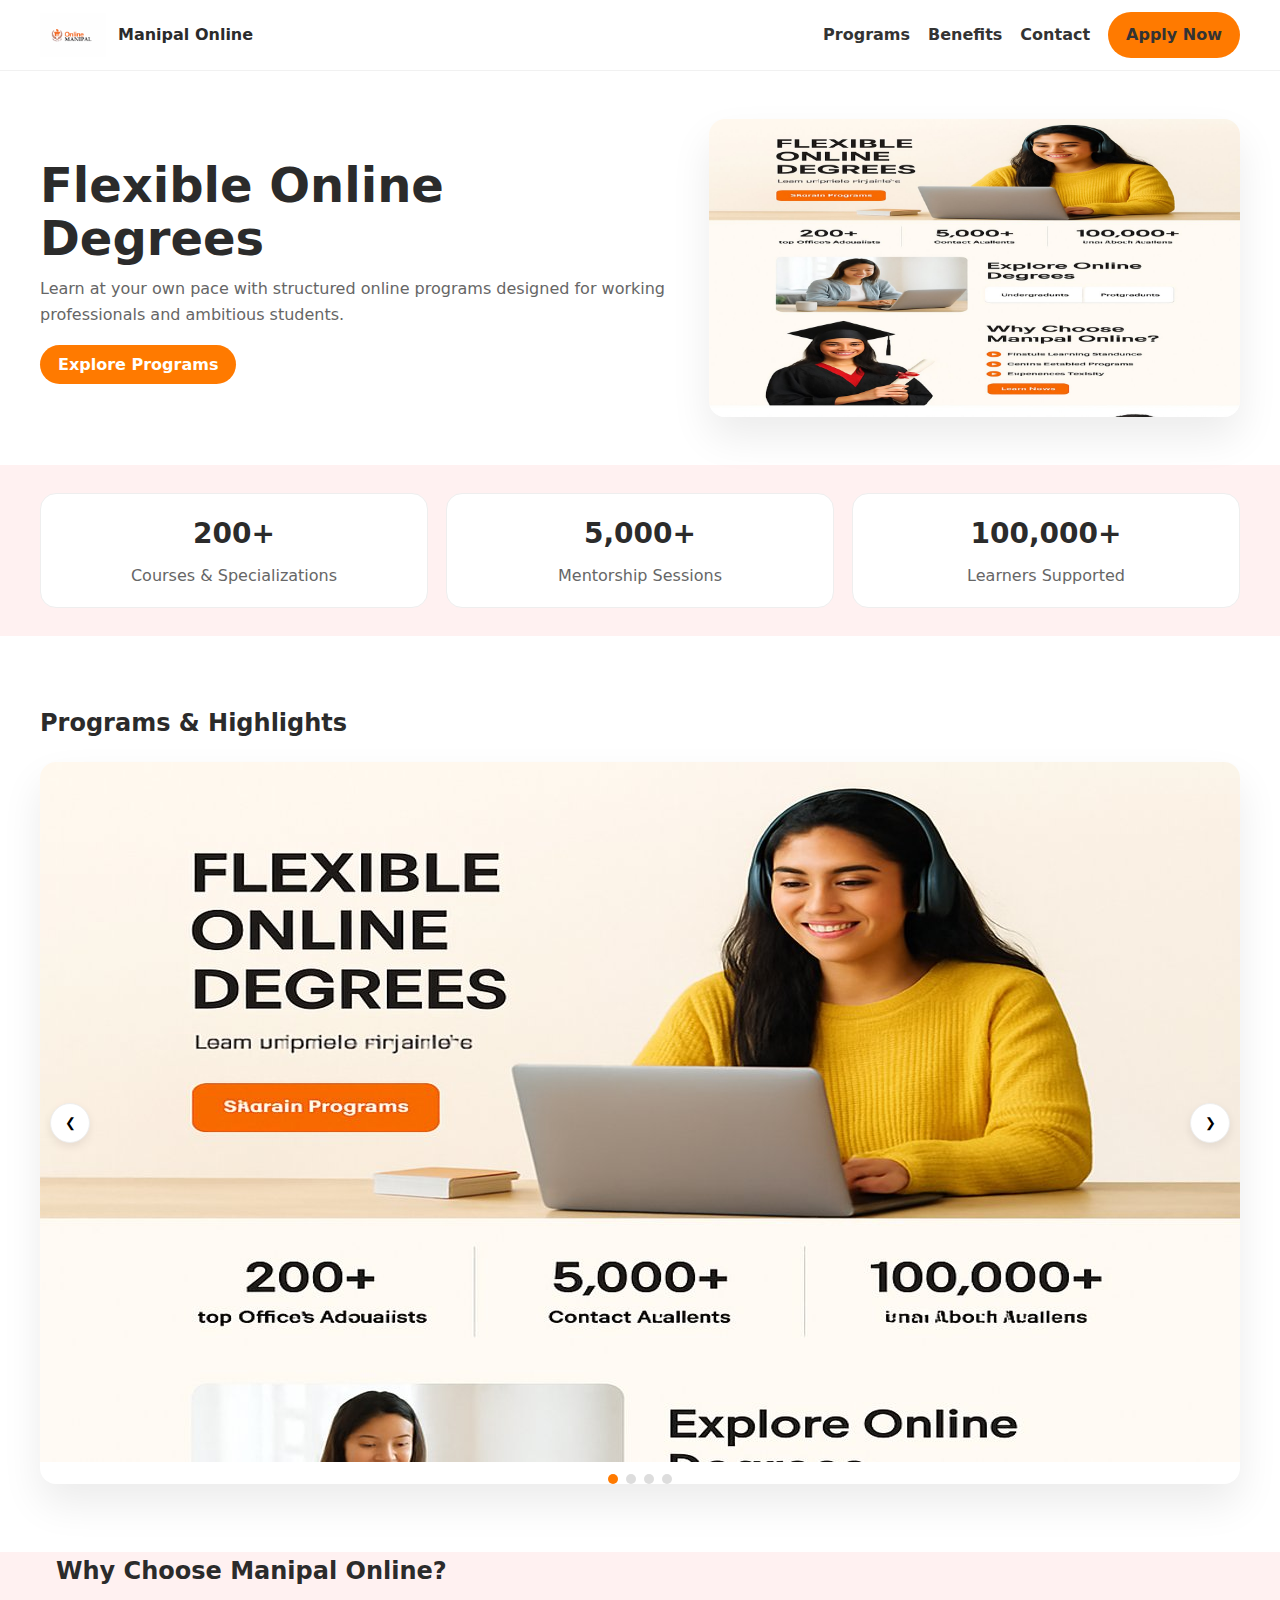
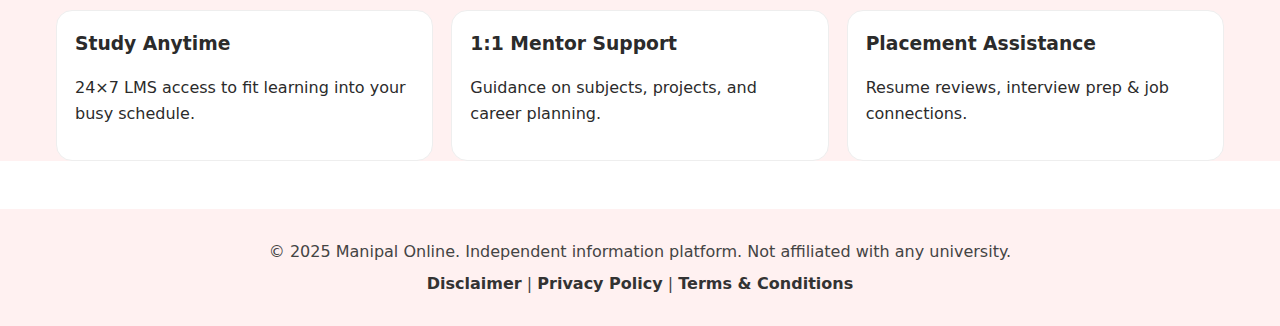
<file: index.html>
<!doctype html>
<html lang="en">
<head>
  <meta charset="utf-8">
  <meta name="viewport" content="width=device-width, initial-scale=1">
  <title>Manipal Online – Flexible Online Degrees & Courses</title>
  <meta name="description" content="Explore flexible online degree programs at Manipal Online. Learn anytime, anywhere with career-focused courses designed for working professionals and students.">
  <meta name="keywords" content="Manipal Online, Online Degrees, Distance Learning, Flexible Courses, Online Education India">
  <link rel="stylesheet" href="css/style.css">
</head>
<body>
  <!-- Header -->
  <header class="header">
    <div class="container inner">
      <div class="logo">
        <img src="images/logo.png" alt="Manipal Online Logo">
        <strong>Manipal Online</strong>
      </div>
      <nav class="nav">
        <a href="#programs">Programs</a>
        <a href="#benefits">Benefits</a>
        <a href="#contact">Contact</a>
        <a class="btn" href="#apply">Apply Now</a>
      </nav>
    </div>
  </header>

  <!-- Hero Section -->
  <section class="hero">
    <div class="container grid">
      <div>
        <h1>Flexible Online Degrees</h1>
        <p>Learn at your own pace with structured online programs designed for working professionals and ambitious students.</p>
        <a class="btn" href="#programs">Explore Programs</a>
      </div>
      <div>
        <img src="images/hero.jpg" alt="Student studying online">
      </div>
    </div>
  </section>

  <!-- Stats -->
  <div class="stats-wrap">
    <div class="container stats">
      <div class="stat"><h3>200+</h3><p>Courses & Specializations</p></div>
      <div class="stat"><h3>5,000+</h3><p>Mentorship Sessions</p></div>
      <div class="stat"><h3>100,000+</h3><p>Learners Supported</p></div>
    </div>
  </div>

  <!-- Programs Slider -->
  <section id="programs" class="section container">
    <h2>Programs & Highlights</h2>
    <div class="slider" aria-label="Program images slider">
      <div class="slides">
        <div class="slide"><img src="images/slider_1.jpg" alt="Online class session"></div>
        <div class="slide"><img src="images/slider_2.jpg" alt="Student learning on laptop"></div>
        <div class="slide"><img src="images/slider_3.jpg" alt="Virtual graduation"></div>
        <div class="slide"><img src="images/slider_4.jpg" alt="Team collaboration online"></div>
      </div>
      <button class="arrow prev">&#10094;</button>
      <button class="arrow next">&#10095;</button>
      <div class="dots"></div>
    </div>
  </section>

  <!-- Features -->
  <section id="benefits" class="features">
    <div class="container">
      <h2>Why Choose Manipal Online?</h2>
      <div class="grid-3">
        <div class="card"><h3>Study Anytime</h3><p>24×7 LMS access to fit learning into your busy schedule.</p></div>
        <div class="card"><h3>1:1 Mentor Support</h3><p>Guidance on subjects, projects, and career planning.</p></div>
        <div class="card"><h3>Placement Assistance</h3><p>Resume reviews, interview prep & job connections.</p></div>
      </div>
    </div>
  </section>

  <!-- Footer -->
  <footer>
    <p>© 2025 Manipal Online. Independent information platform. Not affiliated with any university.</p>
    <p><a href="disclaimer.html">Disclaimer</a> | <a href="privacy.html">Privacy Policy</a> | <a href="terms.html">Terms & Conditions</a></p>
  </footer>

  <script src="js/script.js"></script>
</body>
</html>
</file>
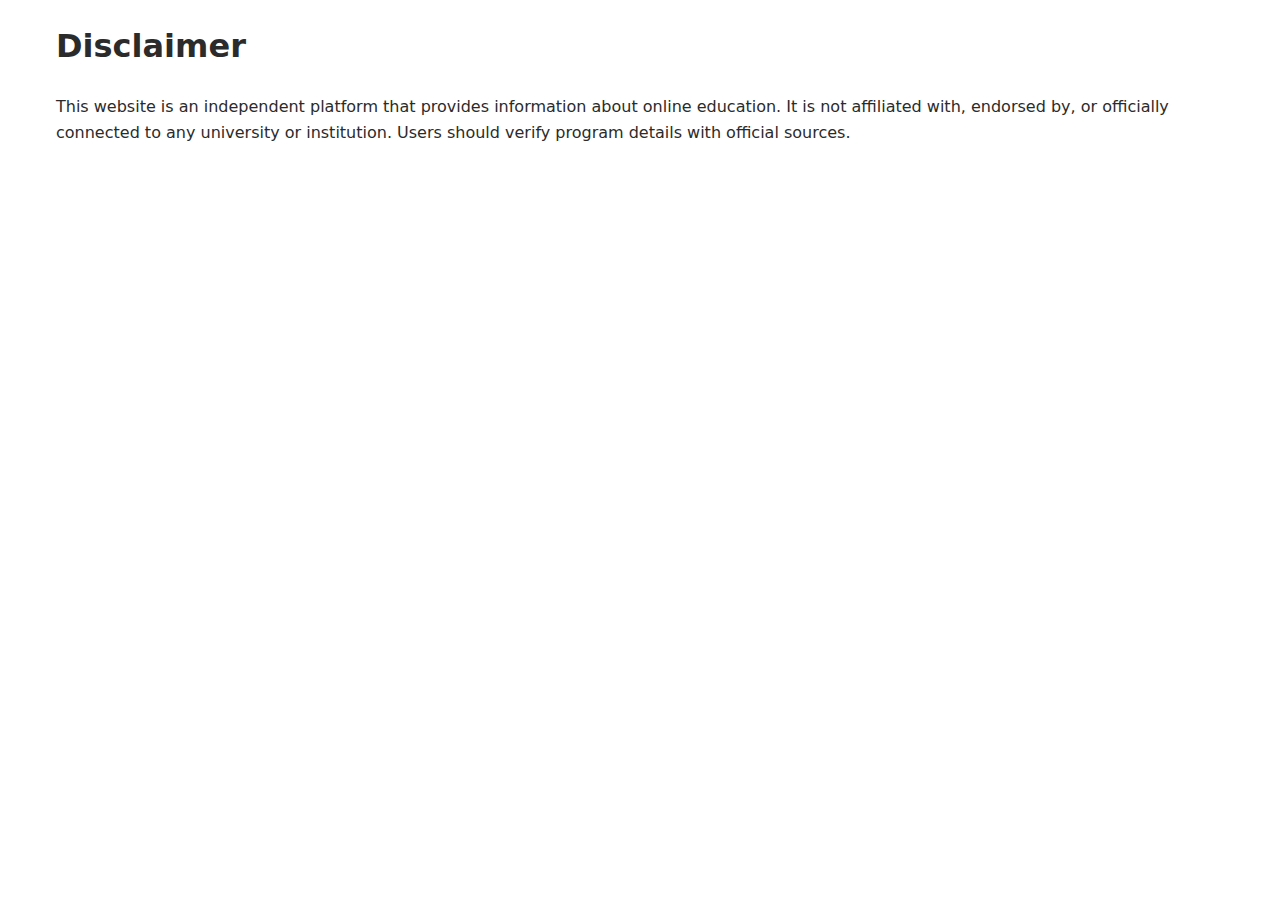
<file: disclaimer.html>
<!doctype html><html><head><meta charset='utf-8'><title>Disclaimer</title><link rel='stylesheet' href='css/style.css'></head><body class='container'><h1>Disclaimer</h1><p>This website is an independent platform that provides information about online education. It is not affiliated with, endorsed by, or officially connected to any university or institution. Users should verify program details with official sources.</p></body></html>
</file>
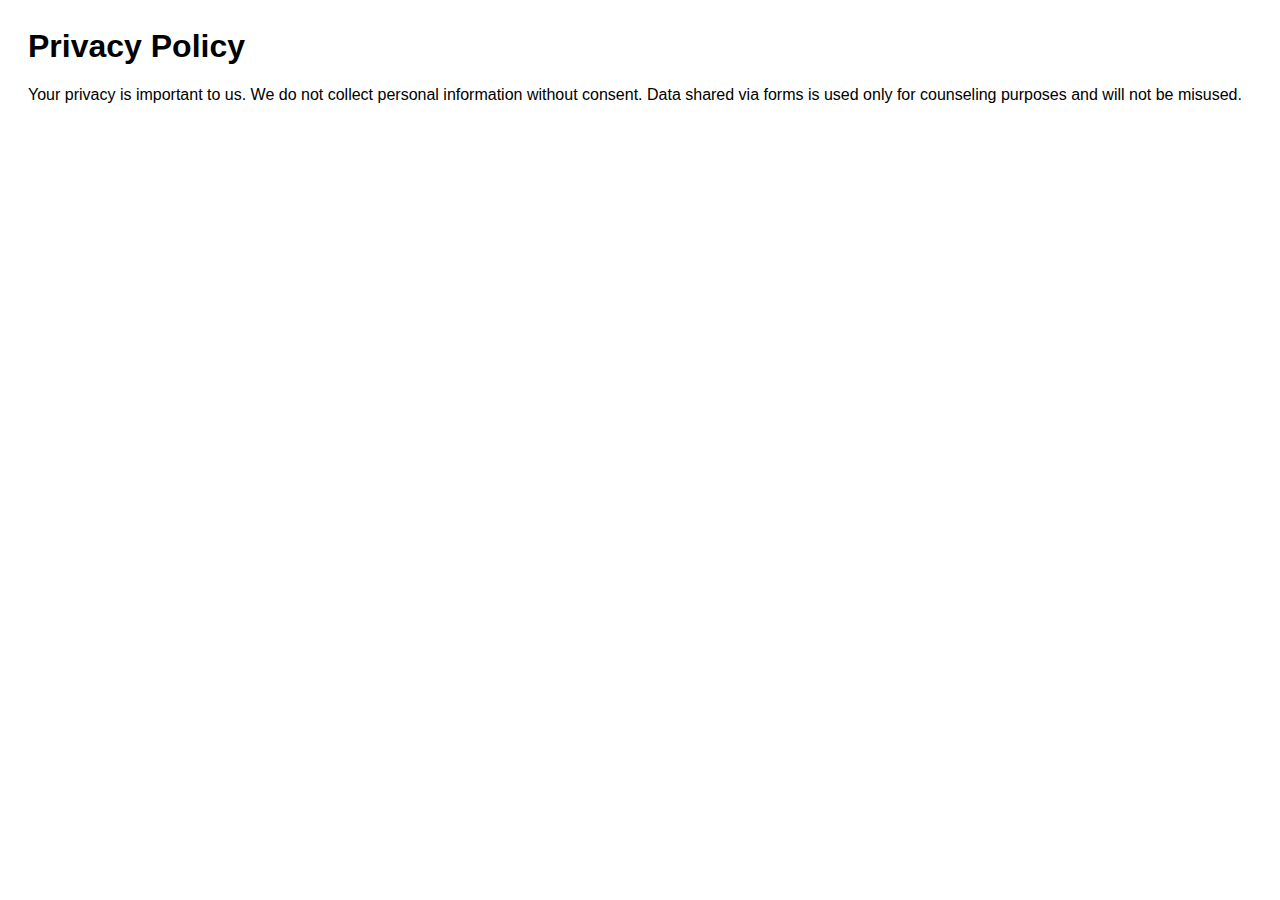
<file: privacy.html>
<html><head><title>Privacy Policy</title></head><body style="font-family:sans-serif; padding:20px; background:#fff;">
    <h1>Privacy Policy</h1>
    <p>Your privacy is important to us. We do not collect personal information without consent. Data shared via forms is used only for counseling purposes and will not be misused.</p>
    </body></html>
</file>
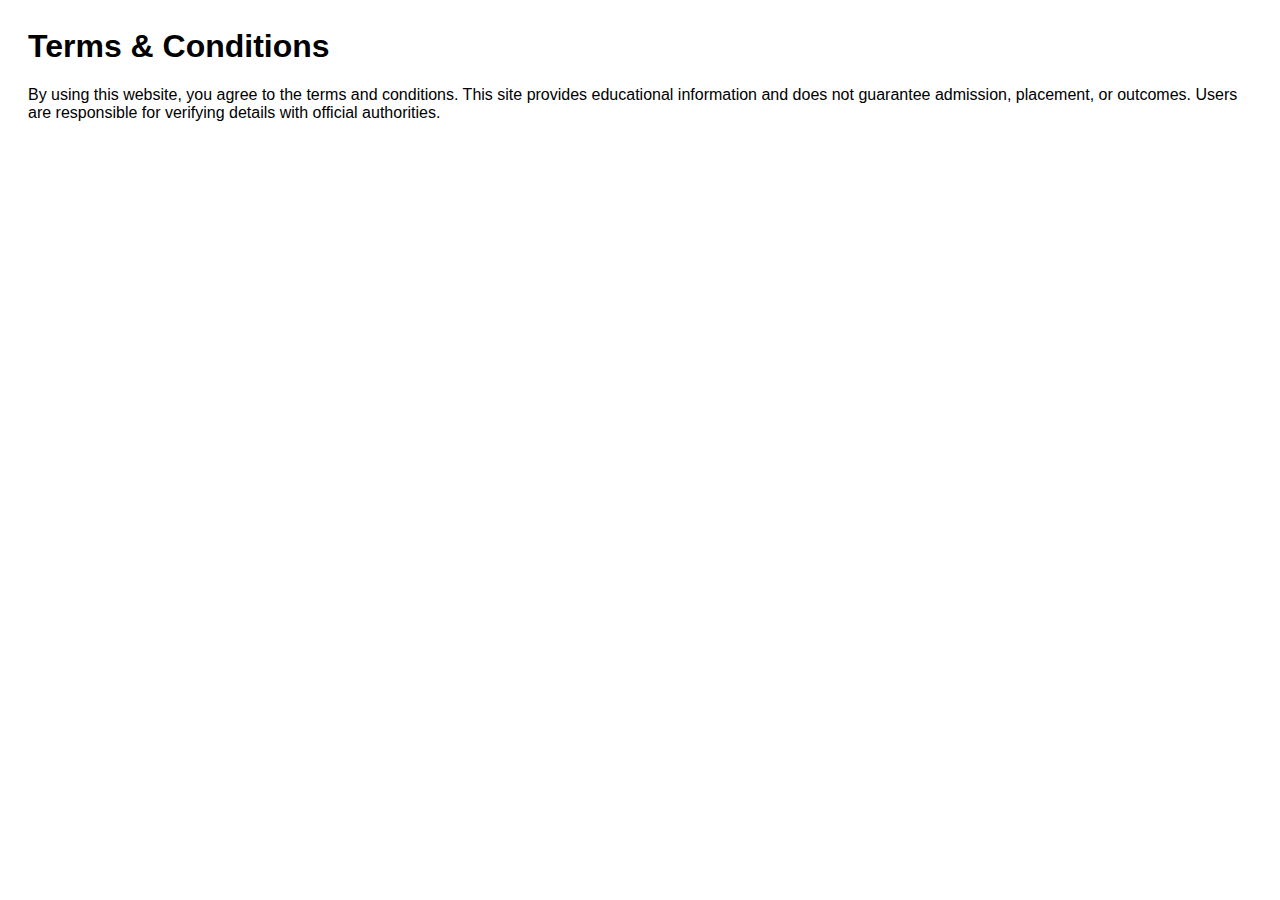
<file: terms.html>
<html><head><title>Terms & Conditions</title></head><body style="font-family:sans-serif; padding:20px; background:#fff;">
    <h1>Terms & Conditions</h1>
    <p>By using this website, you agree to the terms and conditions. This site provides educational information and does not guarantee admission, placement, or outcomes. Users are responsible for verifying details with official authorities.</p>
    </body></html>
</file>
<file: css/style.css>
:root{--primary:#ff7a00;--bg:#ffffff;--bg-alt:#fff1f1;--text:#2b2b2b;--muted:#666;--radius:16px;--shadow:0 20px 40px rgba(0,0,0,.08)}
*{box-sizing:border-box}
html,body{margin:0;padding:0;font-family:Inter,system-ui,-apple-system,Segoe UI,Roboto,Arial,sans-serif;color:var(--text);background:var(--bg);line-height:1.6}
img{max-width:100%;display:block}
a{color:var(--primary);text-decoration:none}
.container{max-width:1200px;margin:0 auto;padding:0 16px}
.header{position:sticky;top:0;background:#fff;border-bottom:1px solid #f1f1f1;z-index:20}
.header .inner{display:flex;align-items:center;justify-content:space-between;padding:12px 0}
.logo{display:flex;align-items:center;gap:12px}
.logo img{height:44px;width:auto}
.nav{display:flex;gap:18px;align-items:center}
.nav a{color:#333;font-weight:600}
.btn{background:var(--primary);color:#fff;border:0;border-radius:999px;padding:10px 18px;font-weight:700;cursor:pointer}
.hero{background:#fff}
.hero .grid{display:grid;grid-template-columns:1.2fr 1fr;gap:32px;align-items:center;padding:48px 0}
.hero h1{font-size:48px;line-height:1.1;margin:0 0 12px}
.hero p{color:var(--muted);margin:0 0 24px}
.hero img{border-radius:var(--radius);box-shadow:var(--shadow)}
.stats-wrap{background:var(--bg-alt)}
.stats{display:grid;grid-template-columns:repeat(3,1fr);gap:18px;padding:28px 0}
.stat{background:#fff;border:1px solid #eee;border-radius:var(--radius);padding:18px;text-align:center}
.stat h3{margin:0;font-size:28px}
.stat p{margin:6px 0 0;color:var(--muted)}
.section{padding:48px 0}
.slider{position:relative;overflow:hidden;border-radius:var(--radius);background:#fff;box-shadow:var(--shadow)}
.slides{display:flex;transition:transform .6s ease}
.slide{min-width:100%}
.slider .arrow{position:absolute;top:50%;transform:translateY(-50%);background:#fff;border:1px solid #eee;border-radius:999px;width:40px;height:40px;display:flex;align-items:center;justify-content:center;cursor:pointer;box-shadow:0 4px 10px rgba(0,0,0,.08)}
.slider .arrow.prev{left:10px}
.slider .arrow.next{right:10px}
.dots{display:flex;gap:8px;justify-content:center;margin-top:12px}
.dot{width:10px;height:10px;border-radius:50%;background:#ddd;cursor:pointer}
.dot.active{background:var(--primary)}
.features{background:var(--bg-alt);}
.grid-3{display:grid;grid-template-columns:repeat(3,1fr);gap:18px}
.card{background:#fff;border:1px solid #eee;border-radius:var(--radius);padding:18px}
.card h3{margin:0 0 8px}
footer{background:var(--bg-alt);padding:24px;margin-top:48px;text-align:center}
footer p{margin:6px 0;color:#444}
footer a{color:#333;font-weight:600}
@media(max-width:900px){
  .hero .grid{grid-template-columns:1fr}
  .grid-3{grid-template-columns:1fr}
  .stats{grid-template-columns:1fr}
}
</file>
